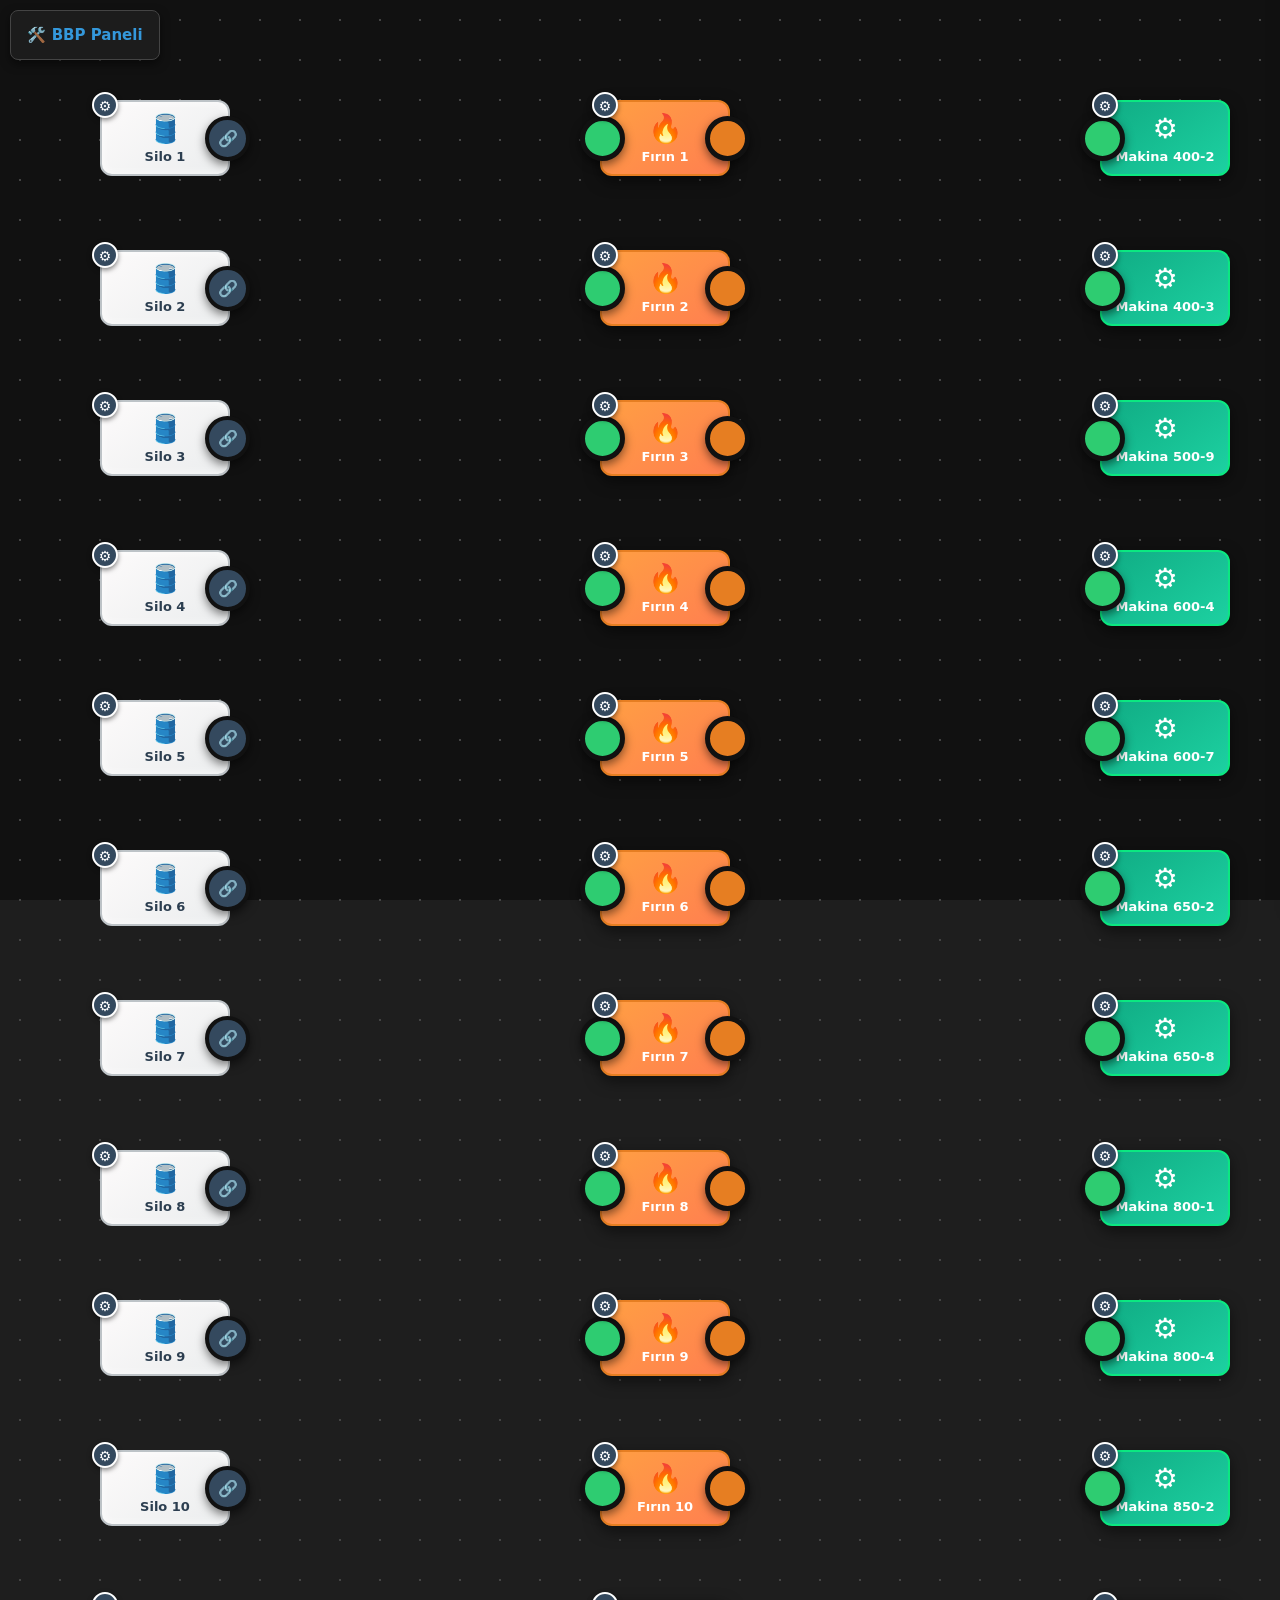
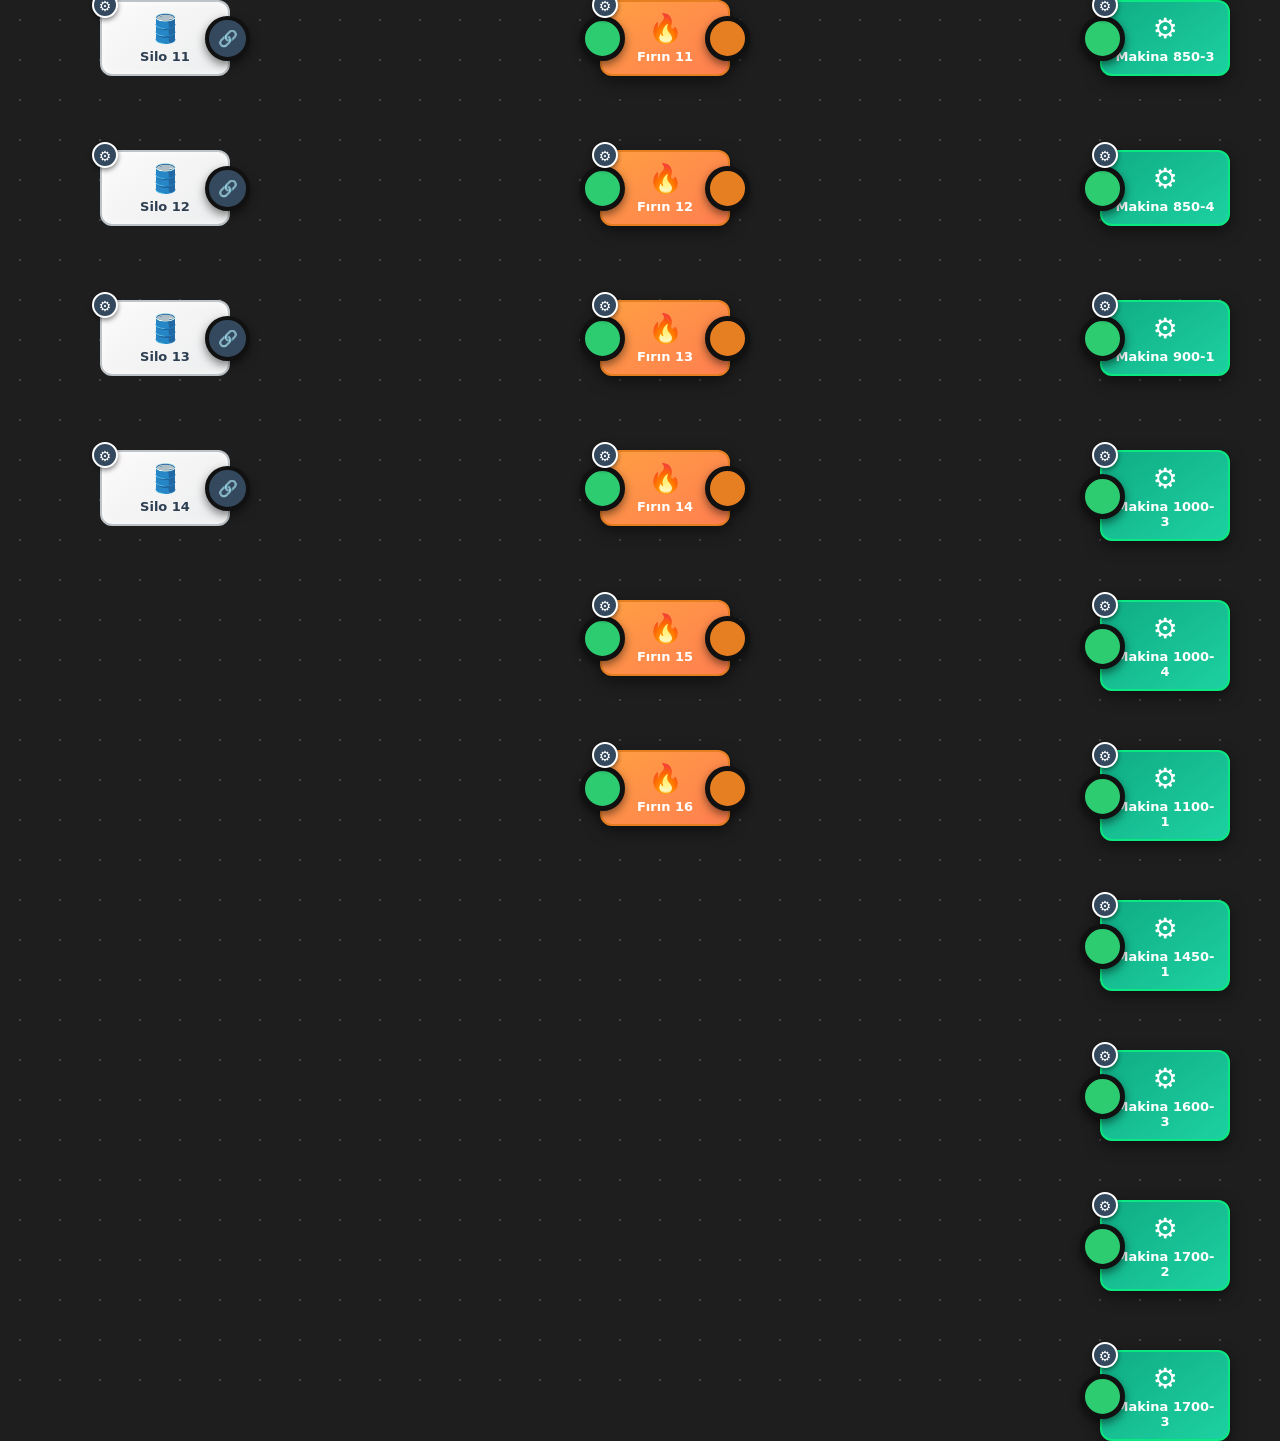
<file: index.html>
<!DOCTYPE html>
<html lang="tr">
<head>
    <meta charset="UTF-8">
    <meta name="viewport" content="width=device-width, initial-scale=1.0, maximum-scale=1.0, user-scalable=no, viewport-fit=cover">
    <title>BBP Kunststoffwerk - SCADA v3.1</title>
    <link rel="stylesheet" href="css/style.css">
</head>
<body>

    <!-- KONTROL PANELİ -->
    <div id="kontrol-paneli">
        <h2 id="panel-baslik">🛠️ BBP Paneli</h2>
        <div id="panel-icerik">
            <div class="zoom-araclari">
                <button id="btn-zoom-out">-</button>
                <span id="zoom-seviyesi">100%</span>
                <button id="btn-zoom-in">+</button>
            </div>
            <button id="btn-kilitle" class="kilit-acik">🔓 Konumlar Serbest</button>
            <p style="font-size:10px; color:#aaa; margin:6px 0 0 0; text-align:center;">Ayarlar için kutudaki ⚙️ ikonuna tıklayın.</p>
            <div style="font-size:9px; color:#2ecc71; text-align:center; margin-top:4px; border-top:1px solid #444; padding-top:2px; font-weight:bold;">v3.1 - SVG & Optimizasyon</div>
        </div>
    </div>

    <!-- MİKRO-DENETİM BİLDİRİMİ -->
    <div id="audit-toast" class="audit-toast" style="display:none;">
        <div class="audit-icerik">
            <span id="audit-mesaj">Silo 1 hala aynı mı?</span>
            <div class="audit-butonlar">
                <button id="btn-audit-evet" class="btn-onay">👍 Evet</button>
                <button id="btn-audit-hayir" class="btn-red">🛑 Hayır</button>
            </div>
        </div>
    </div>

    <!-- ANA HARİTA (SAHNE) -->
    <main id="fabrika-sahasi">
        <div id="sahne">
            <!-- CANVAS GİTTİ, SVG GELDİ (Sonsuz alan, %100 netlik) -->
            <svg id="cizim-alani" style="position:absolute; top:0; left:0; width:100%; height:100%; overflow:visible; pointer-events:none; z-index:1;"></svg>
            <div id="cihazlar-kapsayici"></div>
        </div>
    </main>

    <!-- YENİ: KAYAR ÇEKMECE PANEL (SİYAH MODAL YERİNE) -->
    <div id="ayar-paneli" class="yan-panel">
        <div class="panel-baslik-bar">
            <h3 id="modal-baslik" style="margin:0; font-size:18px;">Ayarlar</h3>
            <span class="kapat-btn" id="modal-kapat">&times;</span>
        </div>
        
        <div class="panel-icerik-kaydirma">
            <div id="makina-recete-alani" style="display:none; background:#dff9fb; padding:10px; border-radius:5px; margin-bottom:10px;">
                <label style="color:#2980b9; font-weight:bold; font-size:12px;">🧠 Hafızadaki Reçeteler:</label>
                <select id="modal-recete-secici" class="modal-input" style="padding:8px; margin-top:4px;"></select>
                <button id="btn-recete-yukle" style="background:#2980b9; color:#fff; border:none; padding:8px; border-radius:4px; cursor:pointer; width:100%; font-weight:bold; margin-top:5px;">🔄 Reçeteyi Haritaya Bağla</button>
            </div>

            <label id="modal-etiket">Ana Bilgi / Ürün Kodu:</label>
            <input type="text" id="modal-input-veri" class="modal-input">
            
            <div id="silo-ozel-bilgiler" style="display: none;">
                <label>Artikel Kodu:</label>
                <input type="text" id="modal-input-kod" class="modal-input">
                <label>Teknik Özellikler / Notlar:</label>
                <textarea id="modal-input-teknik" class="modal-input" rows="2"></textarea>
            </div>

            <div id="ek-besleme-alani" style="display: none; background: #ffeaa7; padding: 10px; border-radius: 5px; margin-bottom: 10px;">
                <h4 style="margin: 0 0 8px 0; color: #d35400; font-size:13px;">➕ Ek Konteyner / Dozajlama</h4>
                <div id="ek-slot-1">
                    <label style="font-size:11px; font-weight:bold;">1. Ünite:</label>
                    <div style="display:flex; gap:5px; margin-bottom:8px;">
                        <select id="modal-ek-tip-1" class="modal-input" style="padding:6px; margin:0; flex:1;">
                            <option value="yok">Yok</option><option value="merkez">Merkezî</option><option value="lokal">Lokal</option>
                        </select>
                        <input type="text" id="modal-ek-malzeme-1" class="modal-input" placeholder="Malzeme..." style="padding:6px; margin:0; flex:2;">
                    </div>
                </div>
                <div id="ek-slot-2" style="display: none; border-top:1px dashed #d35400; padding-top:8px;">
                    <label style="font-size:11px; font-weight:bold;">2. Ünite:</label>
                    <div style="display:flex; gap:5px; margin-bottom:8px;">
                        <select id="modal-ek-tip-2" class="modal-input" style="padding:6px; margin:0; flex:1;">
                            <option value="yok">Yok</option><option value="merkez">Merkezî</option><option value="lokal">Lokal</option>
                        </select>
                        <input type="text" id="modal-ek-malzeme-2" class="modal-input" placeholder="Malzeme..." style="padding:6px; margin:0; flex:2;">
                    </div>
                </div>
                <div id="ek-slot-3" style="display: none; border-top:1px dashed #d35400; padding-top:8px;">
                    <label style="font-size:11px; font-weight:bold;">3. Ünite:</label>
                    <div style="display:flex; gap:5px;">
                        <select id="modal-ek-tip-3" class="modal-input" style="padding:6px; margin:0; flex:1;">
                            <option value="yok">Yok</option><option value="merkez">Merkezî</option><option value="lokal">Lokal</option>
                        </select>
                        <input type="text" id="modal-ek-malzeme-3" class="modal-input" placeholder="Malzeme..." style="padding:6px; margin:0; flex:2;">
                    </div>
                </div>
            </div>
            
            <div id="gelen-baglantilar-alani" style="background: #eef2f5; padding: 10px; border-radius: 5px; margin-bottom: 10px;">
                <h4 style="margin: 0 0 5px 0; color: #2c3e50; font-size:14px;">📥 Gelen Malzemeler</h4>
                <ul id="gelen-listesi" style="margin: 0; padding-left: 0; list-style:none; font-size: 13px; color: #444;"></ul>
            </div>
            
            <div id="modal-baglanti-alani">
                <hr style="border:0; border-top:1px solid #ccc; margin:10px 0;">
                <h4 style="margin-bottom: 5px; font-size:14px;">📤 Giden Bağlantı Seçimi</h4>
                <div id="silo-kanallari-inputlari">
                    <label style="color:#f1c40f; font-weight:bold; font-size:11px;">Kanal 1 Hedefleri:</label> <div id="modal-kanal-1" class="hedef-secici"></div>
                    <label style="color:#3498db; font-weight:bold; font-size:11px;">Kanal 2 Hedefleri:</label> <div id="modal-kanal-2" class="hedef-secici"></div>
                    <label style="color:#e74c3c; font-weight:bold; font-size:11px;">Kanal 3 Hedefleri:</label> <div id="modal-kanal-3" class="hedef-secici"></div>
                    <label style="color:#bdc3c7; font-weight:bold; font-size:11px;">Kanal 4 Hedefleri:</label> <div id="modal-kanal-4" class="hedef-secici"></div>
                </div>
                <div id="firin-hedef-inputu" style="display: none;">
                    <label style="color:#e67e22; font-weight:bold; font-size:11px;">Hedef Makinalar:</label> <div id="modal-firin-hedef" class="hedef-secici"></div>
                </div>
            </div>
            
            <button id="modal-kaydet" class="kaydet-btn">Kaydet</button>
            <button id="modal-kapat-alt" class="kapat-alt-btn">Kapat</button>
        </div>
    </div>

    <script src="js/script.js"></script>
</body>
</html>
</file>
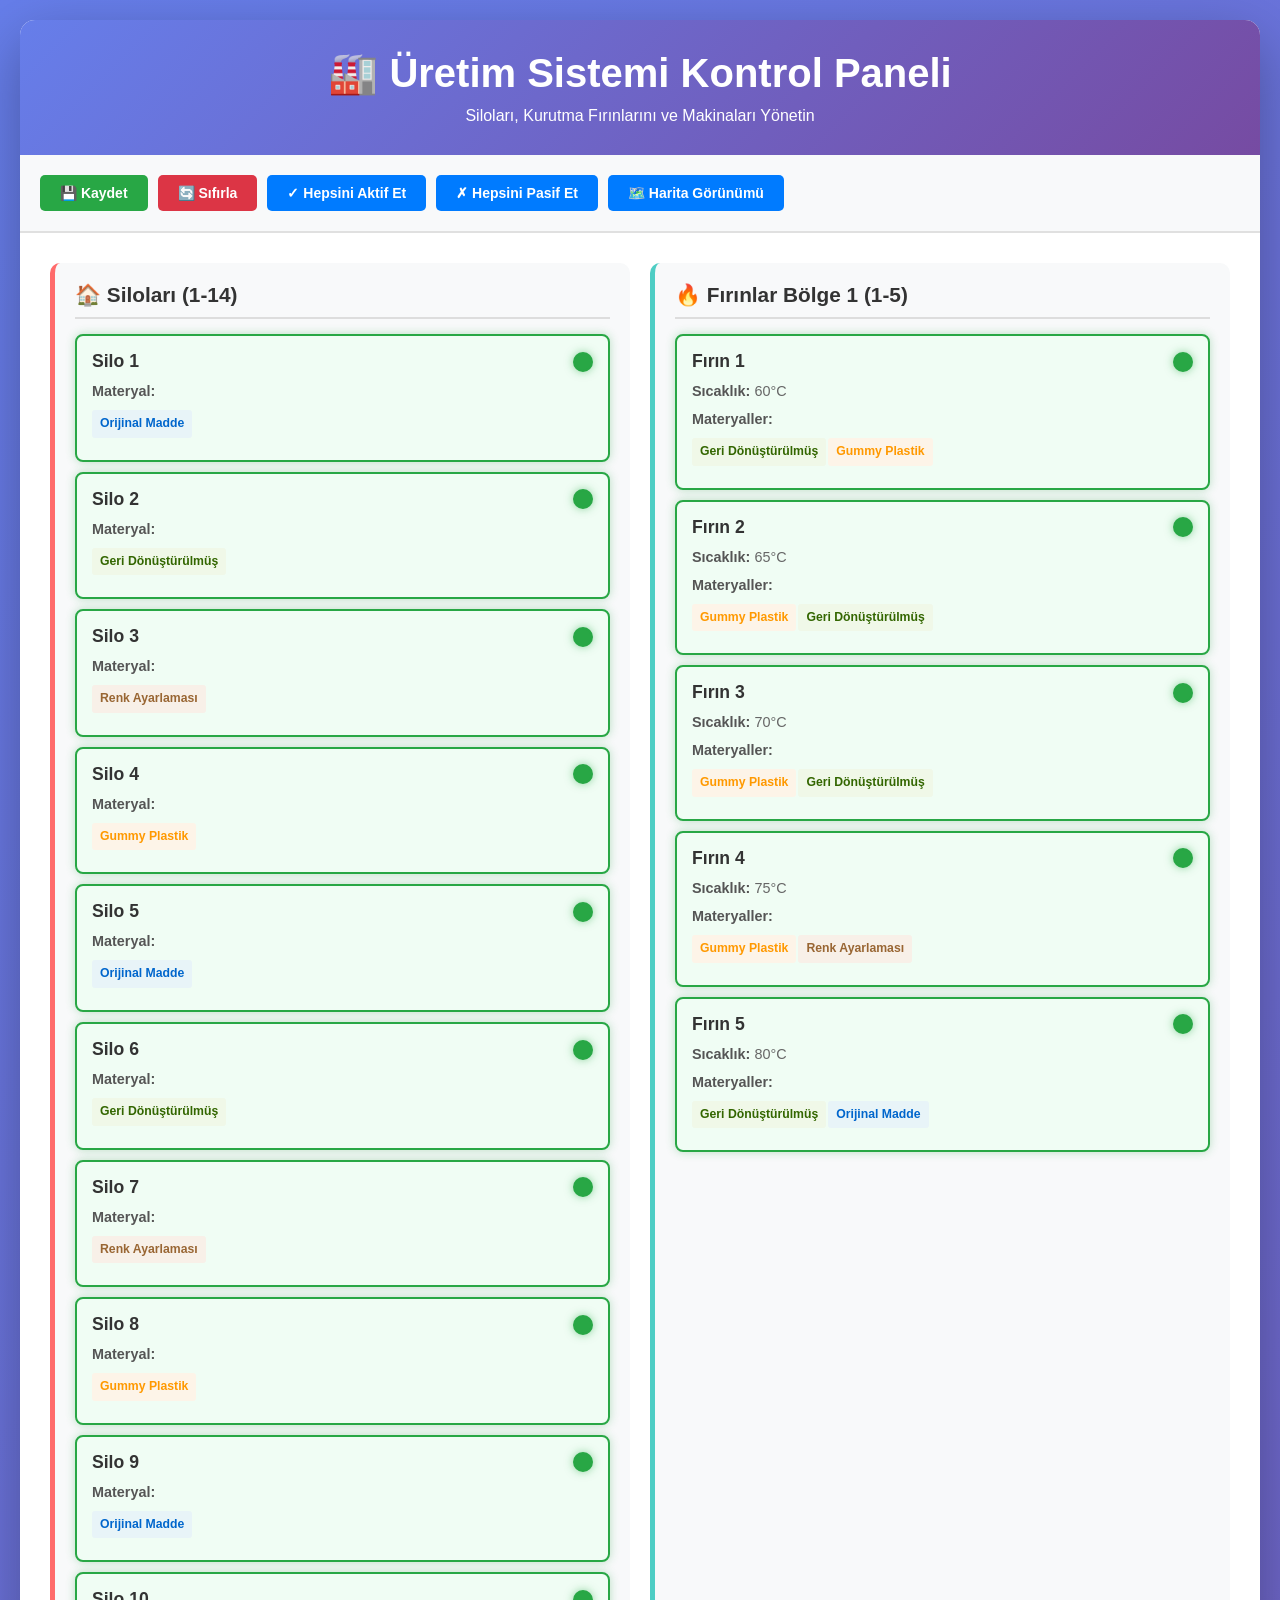
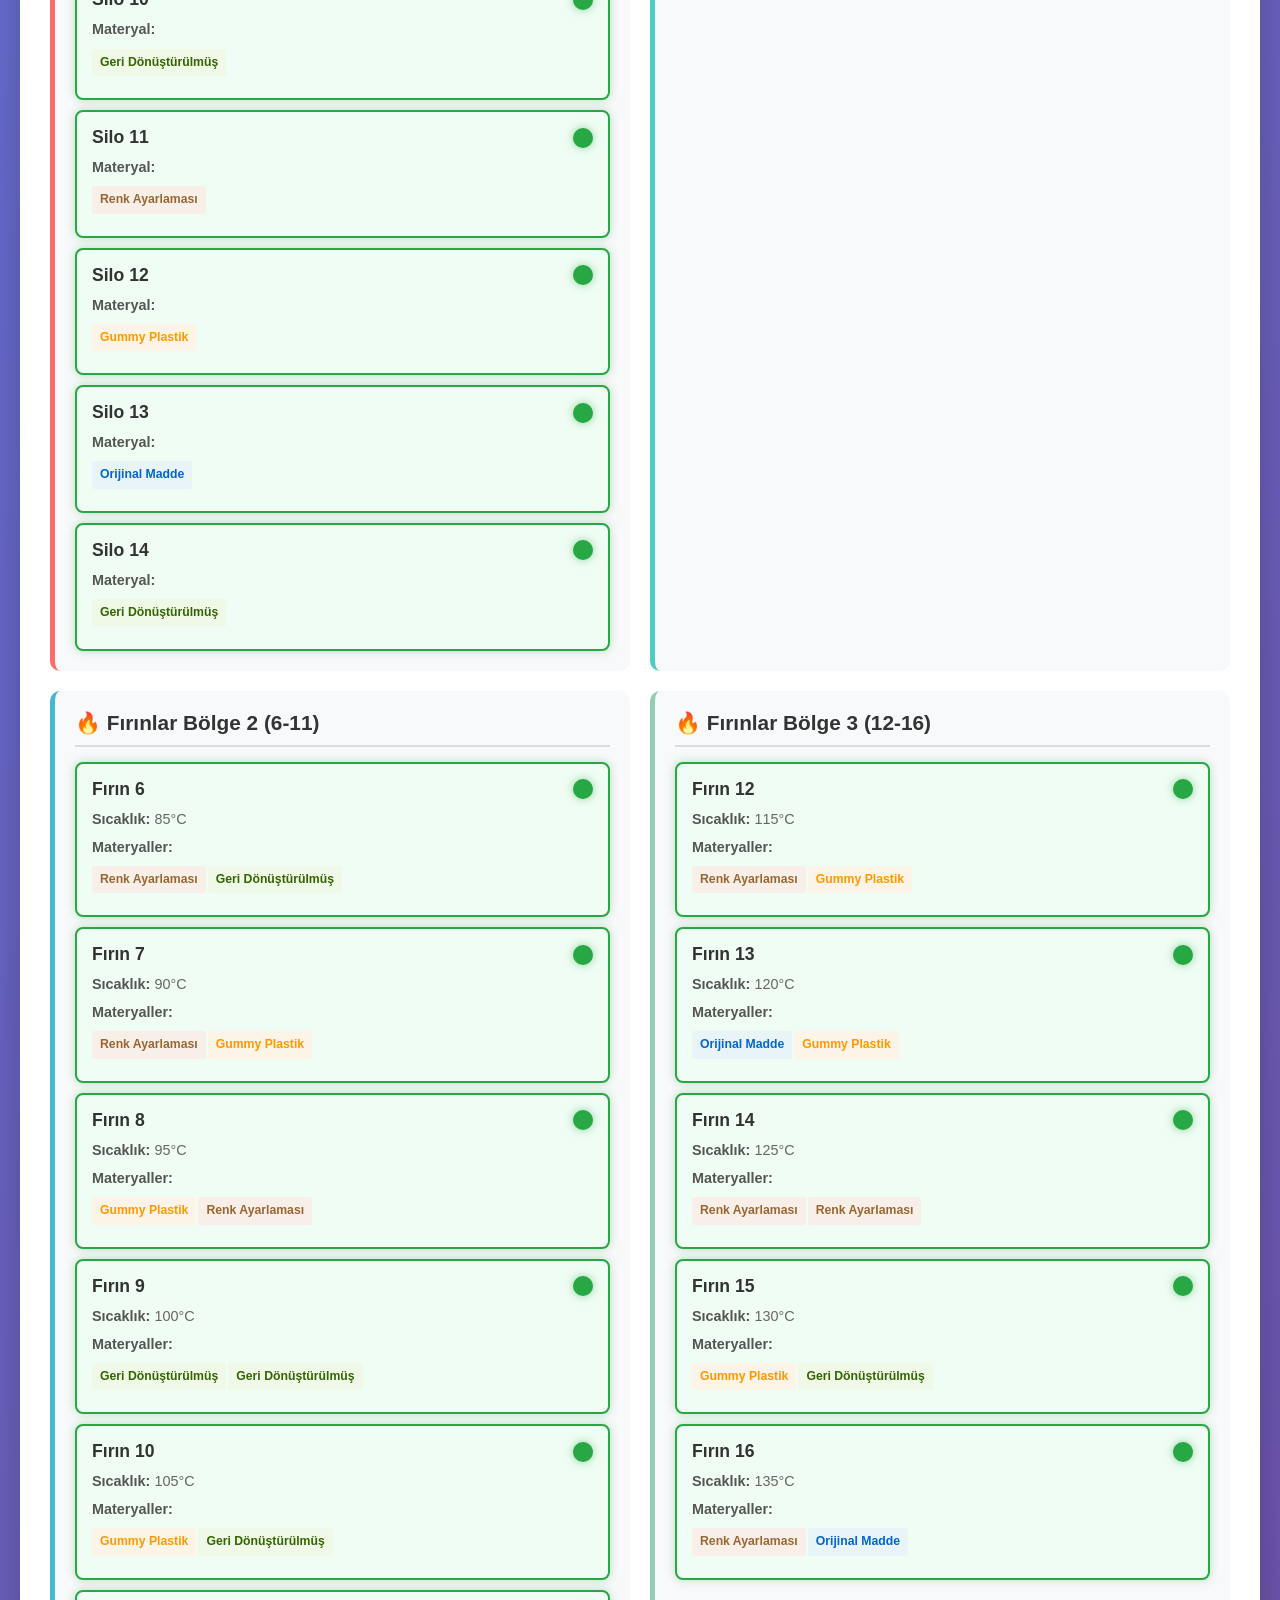
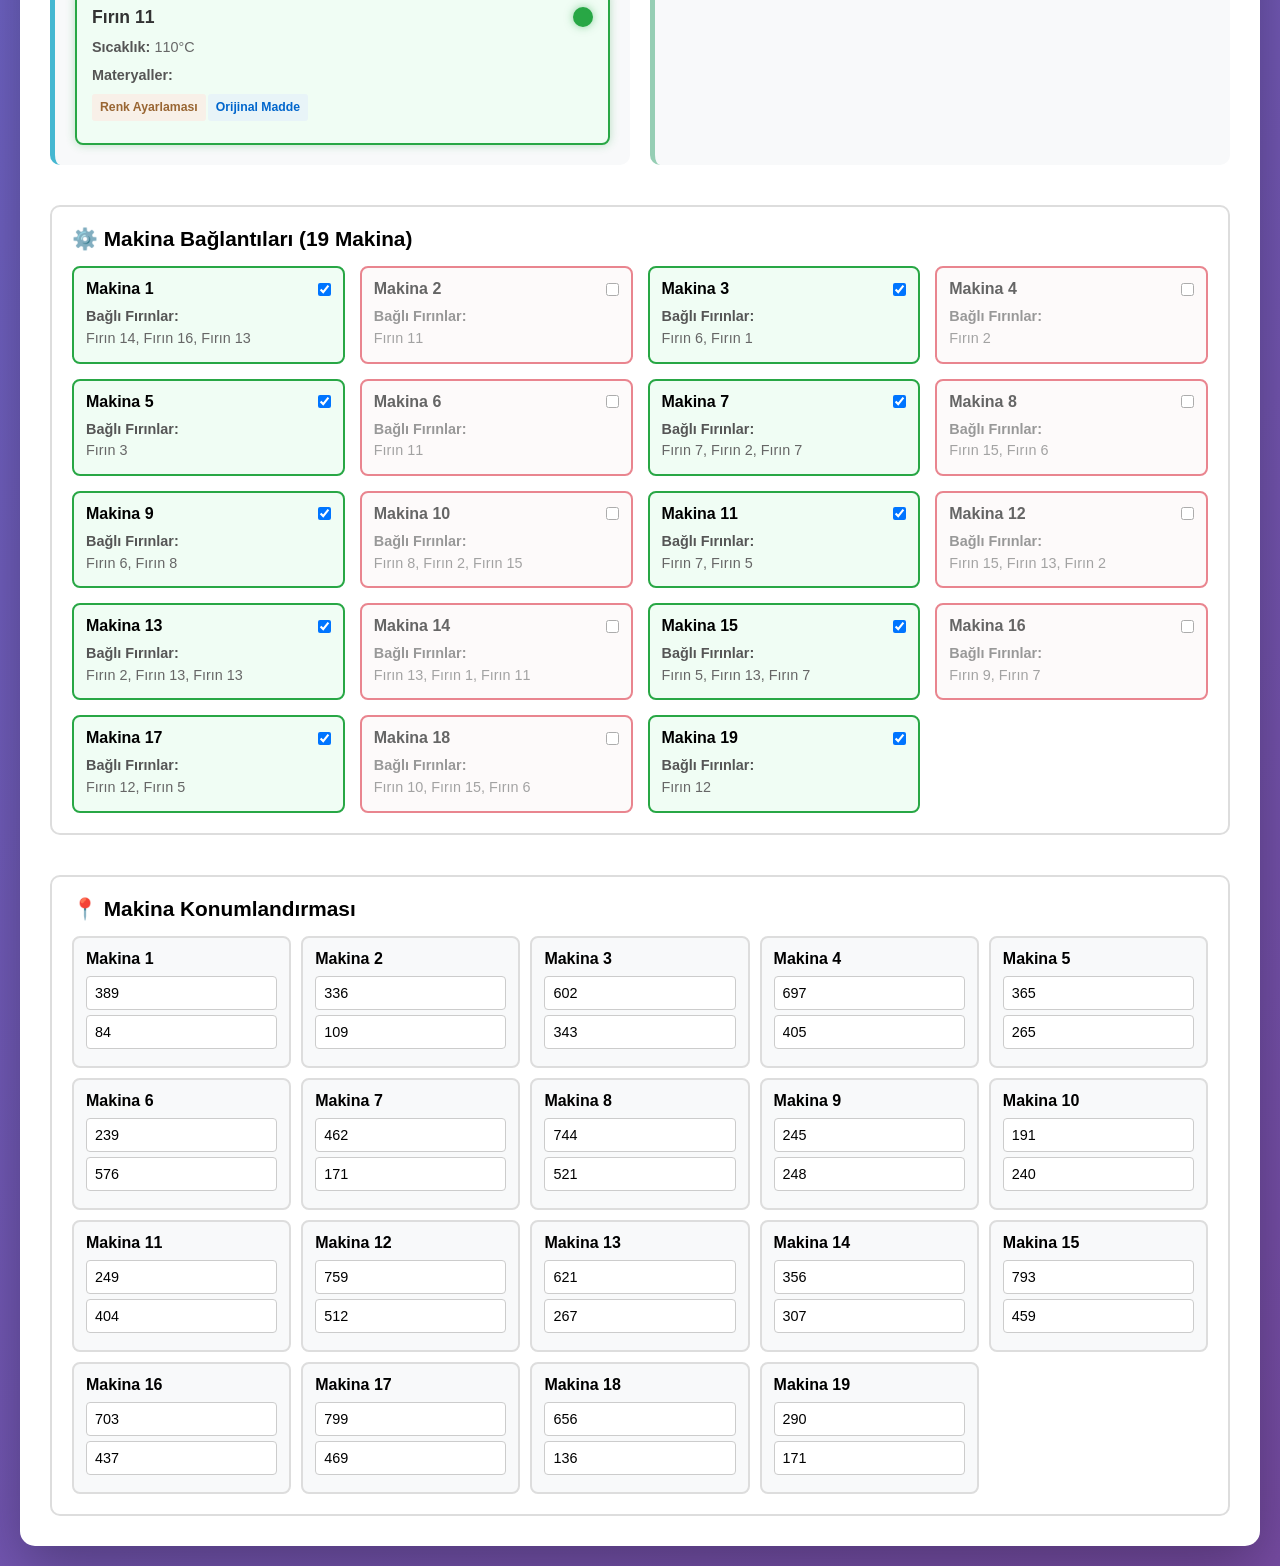
<file: Index.html>
<!DOCTYPE html>
<html lang="tr">
<head>
    <meta charset="UTF-8">
    <meta name="viewport" content="width=device-width, initial-scale=1.0">
    <title>Üretim Sistemi Kontrol Paneli</title>
    <style>
        * {
            margin: 0;
            padding: 0;
            box-sizing: border-box;
        }

        body {
            font-family: 'Segoe UI', Tahoma, Geneva, Verdana, sans-serif;
            background: linear-gradient(135deg, #667eea 0%, #764ba2 100%);
            min-height: 100vh;
            padding: 20px;
        }

        .container {
            max-width: 1800px;
            margin: 0 auto;
            background: white;
            border-radius: 15px;
            box-shadow: 0 20px 60px rgba(0,0,0,0.3);
            overflow: hidden;
        }

        .header {
            background: linear-gradient(135deg, #667eea 0%, #764ba2 100%);
            color: white;
            padding: 30px;
            text-align: center;
        }

        .header h1 {
            font-size: 2.5em;
            margin-bottom: 10px;
        }

        .controls {
            background: #f8f9fa;
            padding: 20px;
            border-bottom: 2px solid #e0e0e0;
            display: flex;
            gap: 10px;
            flex-wrap: wrap;
        }

        .control-btn {
            padding: 10px 20px;
            border: none;
            border-radius: 5px;
            cursor: pointer;
            font-size: 14px;
            font-weight: bold;
            transition: all 0.3s ease;
        }

        .control-btn.save {
            background: #28a745;
            color: white;
        }

        .control-btn.save:hover {
            background: #218838;
        }

        .control-btn.reset {
            background: #dc3545;
            color: white;
        }

        .control-btn.reset:hover {
            background: #c82333;
        }

        .control-btn.toggle-all {
            background: #007bff;
            color: white;
        }

        .control-btn.toggle-all:hover {
            background: #0056b3;
        }

        .main-content {
            display: grid;
            grid-template-columns: 1fr 1fr 1fr 1fr;
            gap: 20px;
            padding: 30px;
        }

        .zone {
            background: #f8f9fa;
            border-radius: 10px;
            padding: 20px;
            border-left: 5px solid #667eea;
        }

        .zone.silos {
            border-left-color: #ff6b6b;
            grid-column: 1;
        }

        .zone.dryers-1 {
            border-left-color: #4ecdc4;
            grid-column: 2;
        }

        .zone.dryers-2 {
            border-left-color: #45b7d1;
            grid-column: 3;
        }

        .zone.dryers-3 {
            border-left-color: #96ceb4;
            grid-column: 4;
        }

        .zone h2 {
            font-size: 1.3em;
            margin-bottom: 15px;
            color: #333;
            border-bottom: 2px solid #ddd;
            padding-bottom: 10px;
        }

        .items-grid {
            display: grid;
            gap: 10px;
        }

        .item {
            background: white;
            padding: 15px;
            border-radius: 8px;
            border: 2px solid #ddd;
            cursor: move;
            position: relative;
            transition: all 0.3s ease;
            user-select: none;
        }

        .item.active {
            border-color: #28a745;
            background: #f0fdf4;
            box-shadow: 0 0 10px rgba(40, 167, 69, 0.3);
        }

        .item.inactive {
            border-color: #dc3545;
            background: #fdf8f8;
            opacity: 0.7;
            box-shadow: 0 0 10px rgba(220, 53, 69, 0.2);
        }

        .item-header {
            display: flex;
            justify-content: space-between;
            align-items: center;
            margin-bottom: 8px;
        }

        .item-name {
            font-weight: bold;
            color: #333;
            font-size: 1.1em;
        }

        .item-status {
            width: 20px;
            height: 20px;
            border-radius: 50%;
            cursor: pointer;
            border: 2px solid #ddd;
            transition: all 0.3s ease;
        }

        .item-status.active-status {
            background: #28a745;
            border-color: #28a745;
            box-shadow: 0 0 8px rgba(40, 167, 69, 0.5);
        }

        .item-status.inactive-status {
            background: #dc3545;
            border-color: #dc3545;
            box-shadow: 0 0 8px rgba(220, 53, 69, 0.5);
        }

        .item-info {
            font-size: 0.9em;
            color: #666;
            line-height: 1.6;
        }

        .item-info div {
            margin: 5px 0;
        }

        .label {
            font-weight: bold;
            color: #555;
        }

        .material-badge {
            display: inline-block;
            padding: 4px 8px;
            border-radius: 3px;
            font-size: 0.85em;
            font-weight: bold;
            margin: 2px 2px 2px 0;
        }

        .material-virgin {
            background: #e8f4f8;
            color: #0066cc;
        }

        .material-recycled {
            background: #f0f8e8;
            color: #336600;
        }

        .material-color {
            background: #f8f0e8;
            color: #996633;
        }

        .material-gummy {
            background: #fdf4e8;
            color: #ff9900;
        }

        .connections {
            margin-top: 20px;
            padding: 20px;
            background: white;
            border-radius: 10px;
            border: 2px solid #ddd;
            grid-column: 1 / -1;
        }

        .connections h2 {
            margin-bottom: 15px;
            font-size: 1.3em;
        }

        .machine-connections {
            display: grid;
            grid-template-columns: repeat(auto-fill, minmax(250px, 1fr));
            gap: 15px;
            margin-top: 15px;
        }

        .connection-item {
            background: #f8f9fa;
            padding: 12px;
            border-radius: 8px;
            border: 2px solid #ddd;
        }

        .connection-item.active {
            border-color: #28a745;
            background: #f0fdf4;
        }

        .connection-item.inactive {
            border-color: #dc3545;
            background: #fdf8f8;
            opacity: 0.6;
        }

        .connection-header {
            display: flex;
            justify-content: space-between;
            align-items: center;
            margin-bottom: 8px;
            font-weight: bold;
        }

        .connection-sources {
            font-size: 0.9em;
            color: #666;
            line-height: 1.5;
        }

        .source-from {
            padding: 4px 8px;
            background: #e8f4f8;
            border-radius: 3px;
            margin: 2px 0;
            display: inline-block;
        }

        .position-controls {
            margin-top: 20px;
            padding: 20px;
            background: white;
            border-radius: 10px;
            border: 2px solid #ddd;
            grid-column: 1 / -1;
        }

        .position-controls h2 {
            margin-bottom: 15px;
            font-size: 1.3em;
        }

        .position-grid {
            display: grid;
            grid-template-columns: repeat(auto-fill, minmax(200px, 1fr));
            gap: 10px;
            margin-top: 15px;
        }

        .position-item {
            background: #f8f9fa;
            padding: 12px;
            border-radius: 8px;
            border: 2px solid #ddd;
        }

        .position-item label {
            font-weight: bold;
            display: block;
            margin-bottom: 8px;
        }

        .position-item input {
            width: 100%;
            padding: 8px;
            border: 1px solid #ccc;
            border-radius: 4px;
            font-size: 0.9em;
            margin-bottom: 5px;
        }

        .modal {
            display: none;
            position: fixed;
            z-index: 1000;
            left: 0;
            top: 0;
            width: 100%;
            height: 100%;
            background-color: rgba(0,0,0,0.5);
        }

        .modal-content {
            background-color: white;
            margin: 5% auto;
            padding: 30px;
            border-radius: 10px;
            width: 90%;
            max-width: 600px;
            box-shadow: 0 10px 30px rgba(0,0,0,0.3);
        }

        .modal-header {
            font-size: 1.5em;
            font-weight: bold;
            margin-bottom: 20px;
            color: #333;
        }

        .modal-body {
            margin-bottom: 20px;
        }

        .modal-form {
            display: grid;
            gap: 15px;
        }

        .form-group {
            display: grid;
            gap: 5px;
        }

        .form-group label {
            font-weight: bold;
            color: #555;
        }

        .form-group input,
        .form-group select,
        .form-group textarea {
            padding: 10px;
            border: 1px solid #ccc;
            border-radius: 4px;
            font-size: 1em;
        }

        .form-group textarea {
            resize: vertical;
            min-height: 80px;
        }

        .modal-buttons {
            display: flex;
            gap: 10px;
            justify-content: flex-end;
        }

        .modal-btn {
            padding: 10px 20px;
            border: none;
            border-radius: 5px;
            cursor: pointer;
            font-weight: bold;
            transition: all 0.3s ease;
        }

        .modal-btn.confirm {
            background: #28a745;
            color: white;
        }

        .modal-btn.confirm:hover {
            background: #218838;
        }

        .modal-btn.cancel {
            background: #ccc;
            color: #333;
        }

        .modal-btn.cancel:hover {
            background: #bbb;
        }

        .map-view {
            display: none;
            grid-column: 1 / -1;
            background: white;
            padding: 20px;
            border-radius: 10px;
            border: 2px solid #ddd;
            margin-top: 20px;
        }

        .map-view.active {
            display: block;
        }

        #canvas {
            border: 2px solid #ccc;
            border-radius: 8px;
            background: #f5f5f5;
            cursor: move;
            width: 100%;
            height: 600px;
        }

        .legend {
            display: flex;
            gap: 20px;
            margin-top: 15px;
            flex-wrap: wrap;
            font-size: 0.9em;
        }

        .legend-item {
            display: flex;
            align-items: center;
            gap: 8px;
        }

        .legend-color {
            width: 20px;
            height: 20px;
            border-radius: 50%;
            border: 2px solid #999;
        }

        @media (max-width: 1600px) {
            .main-content {
                grid-template-columns: 1fr 1fr;
            }

            .zone.silos {
                grid-column: 1;
            }

            .zone.dryers-1 {
                grid-column: 2;
            }

            .zone.dryers-2 {
                grid-column: 1;
            }

            .zone.dryers-3 {
                grid-column: 2;
            }
        }

        @media (max-width: 800px) {
            .main-content {
                grid-template-columns: 1fr;
            }

            .zone {
                grid-column: 1;
            }
        }
    </style>
</head>
<body>
    <div class="container">
        <div class="header">
            <h1>🏭 Üretim Sistemi Kontrol Paneli</h1>
            <p>Siloları, Kurutma Fırınlarını ve Makinaları Yönetin</p>
        </div>

        <div class="controls">
            <button class="control-btn save" onclick="saveConfig()">💾 Kaydet</button>
            <button class="control-btn reset" onclick="resetConfig()">🔄 Sıfırla</button>
            <button class="control-btn toggle-all" onclick="toggleAllActive()">✓ Hepsini Aktif Et</button>
            <button class="control-btn toggle-all" onclick="toggleAllInactive()">✗ Hepsini Pasif Et</button>
            <button class="control-btn toggle-all" onclick="toggleMapView()">🗺️ Harita Görünümü</button>
        </div>

        <div class="main-content">
            <!-- SİLOLAR BÖLGESI -->
            <div class="zone silos">
                <h2>🏠 Siloları (1-14)</h2>
                <div class="items-grid" id="silos"></div>
            </div>

            <!-- KURUTMA FIRINI BÖLGESI 1 (1-5) -->
            <div class="zone dryers-1">
                <h2>🔥 Fırınlar Bölge 1 (1-5)</h2>
                <div class="items-grid" id="dryers-1"></div>
            </div>

            <!-- KURUTMA FIRINI BÖLGESI 2 (6-11) -->
            <div class="zone dryers-2">
                <h2>🔥 Fırınlar Bölge 2 (6-11)</h2>
                <div class="items-grid" id="dryers-2"></div>
            </div>

            <!-- KURUTMA FIRINI BÖLGESI 3 (12-16) -->
            <div class="zone dryers-3">
                <h2>🔥 Fırınlar Bölge 3 (12-16)</h2>
                <div class="items-grid" id="dryers-3"></div>
            </div>

            <!-- MAKINA BAĞLANTILARI -->
            <div class="connections">
                <h2>⚙️ Makina Bağlantıları (19 Makina)</h2>
                <div class="machine-connections" id="machines"></div>
            </div>

            <!-- KONUMLANDIRMA KONTROLLERI -->
            <div class="position-controls">
                <h2>📍 Makina Konumlandırması</h2>
                <div class="position-grid" id="positions"></div>
            </div>

            <!-- HARITA GÖRÜNÜMÜ -->
            <div class="map-view">
                <h2>🗺️ Üretim Sistemi Haritası</h2>
                <canvas id="canvas"></canvas>
                <div class="legend">
                    <div class="legend-item">
                        <div class="legend-color" style="background: #ff6b6b;"></div>
                        <span>Siloları</span>
                    </div>
                    <div class="legend-item">
                        <div class="legend-color" style="background: #4ecdc4;"></div>
                        <span>Fırınlar Bölge 1</span>
                    </div>
                    <div class="legend-item">
                        <div class="legend-color" style="background: #45b7d1;"></div>
                        <span>Fırınlar Bölge 2</span>
                    </div>
                    <div class="legend-item">
                        <div class="legend-color" style="background: #96ceb4;"></div>
                        <span>Fırınlar Bölge 3</span>
                    </div>
                    <div class="legend-item">
                        <div class="legend-color" style="background: #28a745;"></div>
                        <span>Aktif Makina</span>
                    </div>
                    <div class="legend-item">
                        <div class="legend-color" style="background: #dc3545;"></div>
                        <span>Pasif Makina</span>
                    </div>
                </div>
            </div>
        </div>
    </div>

    <script>
        // Materyal Tipleri
        const MATERIALS = {
            virgin: 'Orijinal Madde',
            recycled: 'Geri Dönüştürülmüş',
            color: 'Renk Ayarlaması',
            gummy: 'Gummy Plastik'
        };

        // Veri Yapısı
        let system = {
            silos: [],
            dryers: [],
            machines: [],
            positions: {}
        };

        // Siloları Başlat (14 tane)
        function initSilos() {
            system.silos = Array.from({length: 14}, (_, i) => ({
                id: i + 1,
                name: `Silo ${i + 1}`,
                material: ['virgin', 'recycled', 'color', 'gummy'][i % 4],
                status: true
            }));
        }

        // Fırınları Başlat (16 tane)
        function initDryers() {
            system.dryers = Array.from({length: 16}, (_, i) => ({
                id: i + 1,
                name: `Fırın ${i + 1}`,
                temperature: 60 + (i * 5),
                materials: Array.from({length: 2}, () => ['virgin', 'recycled', 'color', 'gummy'][Math.floor(Math.random() * 4)]),
                status: true,
                zone: i < 5 ? 1 : i < 11 ? 2 : 3
            }));
        }

        // Makinaları Başlat (19 tane)
        function initMachines() {
            system.machines = Array.from({length: 19}, (_, i) => ({
                id: i + 1,
                name: `Makina ${i + 1}`,
                status: i % 2 === 0,
                x: Math.random() * 800,
                y: Math.random() * 600,
                connectedDryers: Array.from({length: Math.floor(Math.random() * 3) + 1}, () => Math.floor(Math.random() * 16) + 1)
            }));
        }

        // Siloları Render Et
        function renderSilos() {
            const container = document.getElementById('silos');
            container.innerHTML = system.silos.map(silo => `
                <div class="item ${silo.status ? 'active' : 'inactive'}" data-type="silo" data-id="${silo.id}">
                    <div class="item-header">
                        <div class="item-name">${silo.name}</div>
                        <div class="item-status ${silo.status ? 'active-status' : 'inactive-status'}" onclick="toggleSilo(${silo.id})"></div>
                    </div>
                    <div class="item-info">
                        <div><span class="label">Materyal:</span></div>
                        <div>
                            <span class="material-badge material-${silo.material}">${MATERIALS[silo.material]}</span>
                        </div>
                    </div>
                </div>
            `).join('');
        }

        // Fırınları Render Et
        function renderDryers() {
            ['dryers-1', 'dryers-2', 'dryers-3'].forEach(zone => {
                const container = document.getElementById(zone);
                const zoneNum = parseInt(zone.split('-')[1]);
                const zoneItems = system.dryers.filter(d => d.zone === zoneNum);
                
                container.innerHTML = zoneItems.map(dryer => `
                    <div class="item ${dryer.status ? 'active' : 'inactive'}" data-type="dryer" data-id="${dryer.id}">
                        <div class="item-header">
                            <div class="item-name">${dryer.name}</div>
                            <div class="item-status ${dryer.status ? 'active-status' : 'inactive-status'}" onclick="toggleDryer(${dryer.id})"></div>
                        </div>
                        <div class="item-info">
                            <div><span class="label">Sıcaklık:</span> ${dryer.temperature}°C</div>
                            <div><span class="label">Materyaller:</span></div>
                            <div>
                                ${dryer.materials.map(m => `<span class="material-badge material-${m}">${MATERIALS[m]}</span>`).join('')}
                            </div>
                        </div>
                    </div>
                `).join('');
            });
        }

        // Makinaları Render Et
        function renderMachines() {
            const container = document.getElementById('machines');
            container.innerHTML = system.machines.map(machine => {
                const dryerNames = machine.connectedDryers.map(id => `Fırın ${id}`).join(', ');
                return `
                    <div class="connection-item ${machine.status ? 'active' : 'inactive'}" data-type="machine" data-id="${machine.id}">
                        <div class="connection-header">
                            <span>${machine.name}</span>
                            <input type="checkbox" ${machine.status ? 'checked' : ''} onchange="toggleMachine(${machine.id})">
                        </div>
                        <div class="connection-sources">
                            <span class="label">Bağlı Fırınlar:</span><br>
                            ${dryerNames}
                        </div>
                    </div>
                `;
            }).join('');
        }

        // Konumlandırma Kontrollerini Render Et
        function renderPositions() {
            const container = document.getElementById('positions');
            container.innerHTML = system.machines.map(machine => `
                <div class="position-item">
                    <label>${machine.name}</label>
                    <input type="number" id="x-${machine.id}" value="${Math.round(machine.x)}" min="0" placeholder="X">
                    <input type="number" id="y-${machine.id}" value="${Math.round(machine.y)}" min="0" placeholder="Y">
                </div>
            `).join('');
        }

        // Silo Durumunu Değiştir
        function toggleSilo(id) {
            const silo = system.silos.find(s => s.id === id);
            if (silo) {
                silo.status = !silo.status;
                renderSilos();
                drawCanvas();
            }
        }

        // Fırın Durumunu Değiştir
        function toggleDryer(id) {
            const dryer = system.dryers.find(d => d.id === id);
            if (dryer) {
                dryer.status = !dryer.status;
                renderDryers();
                drawCanvas();
            }
        }

        // Makina Durumunu Değiştir
        function toggleMachine(id) {
            const machine = system.machines.find(m => m.id === id);
            if (machine) {
                machine.status = !machine.status;
                renderMachines();
                drawCanvas();
            }
        }

        // Hepsini Aktif Et
        function toggleAllActive() {
            system.silos.forEach(s => s.status = true);
            system.dryers.forEach(d => d.status = true);
            system.machines.forEach(m => m.status = true);
            render();
        }

        // Hepsini Pasif Et
        function toggleAllInactive() {
            system.silos.forEach(s => s.status = false);
            system.dryers.forEach(d => d.status = false);
            system.machines.forEach(m => m.status = false);
            render();
        }

        // Harita Görünümünü Aç/Kapat
        function toggleMapView() {
            const mapView = document.querySelector('.map-view');
            mapView.classList.toggle('active');
            if (mapView.classList.contains('active')) {
                setTimeout(drawCanvas, 100);
            }
        }

        // Yapılandırmayı Kaydet
        function saveConfig() {
            // Konumları güncelle
            system.machines.forEach(machine => {
                machine.x = parseFloat(document.getElementById(`x-${machine.id}`).value) || machine.x;
                machine.y = parseFloat(document.getElementById(`y-${machine.id}`).value) || machine.y;
            });

            localStorage.setItem('productionSystem', JSON.stringify(system));
            alert('✓ Yapılandırma kaydedildi!');
        }

        // Yapılandırmayı Sıfırla
        function resetConfig() {
            if (confirm('Tüm ayarları sıfırlamak istediğinizden emin misiniz?')) {
                localStorage.removeItem('productionSystem');
                location.reload();
            }
        }

        // Canvas'a Harita Çiz
        function drawCanvas() {
            const canvas = document.getElementById('canvas');
            if (!canvas || !canvas.offsetWidth) return;

            const ctx = canvas.getContext('2d');
            const width = canvas.offsetWidth;
            const height = 600;

            canvas.width = width;
            canvas.height = height;

            // Arka plan
            ctx.fillStyle = '#f5f5f5';
            ctx.fillRect(0, 0, width, height);

            // Siloları çiz
            ctx.fillStyle = '#ff6b6b';
            system.silos.forEach((silo, idx) => {
                const x = 30 + (idx % 7) * 50;
                const y = 30 + Math.floor(idx / 7) * 50;
                ctx.fillStyle = silo.status ? '#ff6b6b' : '#ffabab';
                ctx.fillRect(x, y, 40, 40);
                ctx.fillStyle = '#fff';
                ctx.font = 'bold 10px Arial';
                ctx.textAlign = 'center';
                ctx.fillText(`S${silo.id}`, x + 20, y + 25);
            });

            // Fırınları çiz
            const dryerZoneColors = ['#4ecdc4', '#45b7d1', '#96ceb4'];
            let dryerY = 150;
            system.dryers.forEach((dryer, idx) => {
                const zoneOffset = (dryer.zone - 1) * 150;
                const x = 400 + zoneOffset + (idx % 5) * 60;
                const y = dryerY + Math.floor(idx / 5) * 50;
                
                ctx.fillStyle = dryer.status ? dryerZoneColors[dryer.zone - 1] : '#ccc';
                ctx.fillRect(x, y, 50, 40);
                ctx.fillStyle = '#fff';
                ctx.font = 'bold 10px Arial';
                ctx.textAlign = 'center';
                ctx.fillText(`D${dryer.id}`, x + 25, y + 25);
            });

            // Makinaları çiz
            system.machines.forEach(machine => {
                const radius = 8;
                ctx.beginPath();
                ctx.arc(machine.x + 600, machine.y, radius, 0, 2 * Math.PI);
                ctx.fillStyle = machine.status ? '#28a745' : '#dc3545';
                ctx.fill();
                ctx.strokeStyle = '#333';
                ctx.lineWidth = 2;
                ctx.stroke();

                // İsim
                ctx.fillStyle = '#333';
                ctx.font = 'bold 10px Arial';
                ctx.textAlign = 'center';
                ctx.fillText(`M${machine.id}`, machine.x + 600, machine.y - 15);
            });

            // Bağlantı çizgileri
            ctx.strokeStyle = '#999';
            ctx.lineWidth = 1;
            ctx.setLineDash([5, 5]);
            system.machines.forEach(machine => {
                machine.connectedDryers.forEach(dryerId => {
                    const dryer = system.dryers.find(d => d.id === dryerId);
                    if (dryer) {
                        ctx.beginPath();
                        ctx.moveTo(machine.x + 600, machine.y);
                        ctx.lineTo(400, 200);
                        ctx.stroke();
                    }
                });
            });
            ctx.setLineDash([]);
        }

        // Render Fonksiyonu
        function render() {
            renderSilos();
            renderDryers();
            renderMachines();
            renderPositions();
            drawCanvas();
        }

        // Sayfa Yüklendiğinde
        window.addEventListener('load', () => {
            // Kaydedilmiş yapılandırmayı yükle
            const saved = localStorage.getItem('productionSystem');
            if (saved) {
                system = JSON.parse(saved);
            } else {
                initSilos();
                initDryers();
                initMachines();
            }
            render();
        });

        // Canvas'ı Sürükle
        let isDragging = false;
        let draggedMachineId = null;
        const canvas = document.getElementById('canvas');

        canvas.addEventListener('mousedown', (e) => {
            const rect = canvas.getBoundingClientRect();
            const x = e.clientX - rect.left - 600;
            const y = e.clientY - rect.top;

            system.machines.forEach(machine => {
                const distance = Math.sqrt(Math.pow(machine.x - x, 2) + Math.pow(machine.y - y, 2));
                if (distance < 15) {
                    isDragging = true;
                    draggedMachineId = machine.id;
                }
            });
        });

        canvas.addEventListener('mousemove', (e) => {
            if (!isDragging || !draggedMachineId) return;

            const rect = canvas.getBoundingClientRect();
            const x = e.clientX - rect.left - 600;
            const y = e.clientY - rect.top;

            const machine = system.machines.find(m => m.id === draggedMachineId);
            if (machine) {
                machine.x = Math.max(0, Math.min(x, 400));
                machine.y = Math.max(0, Math.min(y, 600));

                document.getElementById(`x-${machine.id}`).value = Math.round(machine.x);
                document.getElementById(`y-${machine.id}`).value = Math.round(machine.y);

                drawCanvas();
            }
        });

        canvas.addEventListener('mouseup', () => {
            isDragging = false;
            draggedMachineId = null;
        });
    </script>
</body>
</html>
</file>
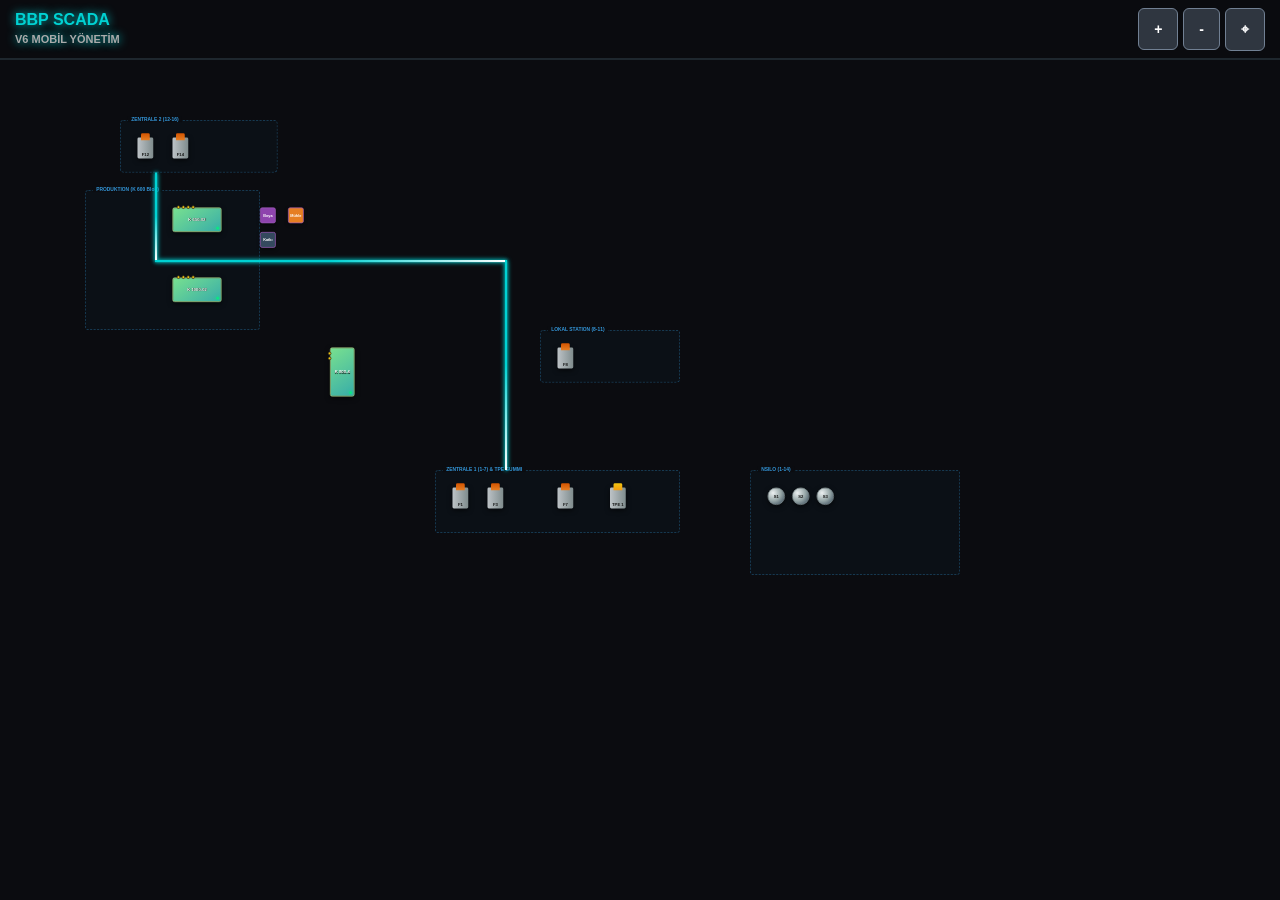
<file: harita_test.html>
<!DOCTYPE html>
<html lang="tr">
<head>
    <meta charset="UTF-8">
    <!-- Ekrana parmakla yanlışlıkla zoom yapılmasını kesin engeller -->
    <meta name="viewport" content="width=device-width, initial-scale=1.0, maximum-scale=1.0, user-scalable=no, viewport-fit=cover">
    <title>BBP SCADA V6 - Mobil</title>
    <style>
        :root {
            --bg-dark: #0b0c10; --grid-color: rgba(255, 255, 255, 0.05);
            --machine-green: linear-gradient(145deg, #78e08f, #38ada9);
            --machine-border: #b8e994;
            --silo-metal: radial-gradient(circle at 30% 30%, #ecf0f1, #95a5a6, #2c3e50);
            --oven-body: linear-gradient(to right, #bdc3c7, #7f8c8d);
            --oven-motor: linear-gradient(to top, #e67e22, #d35400);
            --pipe-main: #00d2d3; --pipe-glow: 0 0 10px #00d2d3, 0 0 15px #00d2d3;
            --text-light: #ecf0f1;
        }

        * { box-sizing: border-box; user-select: none; -webkit-user-select: none; -webkit-touch-callout: none; font-family: 'Segoe UI', Tahoma, sans-serif; }
        body { margin: 0; background-color: var(--bg-dark); color: var(--text-light); overflow: hidden; touch-action: none; overscroll-behavior: none; }

        /* MOBİL UYUMLU ÜST BAR */
        #top-bar { position: fixed; top: 0; left: 0; width: 100%; height: 60px; background: rgba(11, 12, 16, 0.95); border-bottom: 2px solid #1e272e; z-index: 2000; display: flex; align-items: center; justify-content: space-between; padding: 0 15px; backdrop-filter: blur(10px); }
        .logo { font-size: 16px; font-weight: bold; color: var(--pipe-main); text-shadow: 0 0 10px var(--pipe-main); line-height: 1.1; }
        
        /* Parmak dostu büyük butonlar */
        .controls { display: flex; gap: 5px; align-items: center; }
        .controls button { background: #2f3640; color: white; border: 1px solid #718093; padding: 12px 15px; border-radius: 6px; font-weight: bold; font-size: 14px; }
        .controls button:active { background: var(--pipe-main); color: #000; }

        #scada-viewport { width: 100vw; height: 100vh; position: relative; overflow: hidden; }
        #scada-canvas { width: 4500px; height: 3500px; position: absolute; top: 0; left: 0; background-image: linear-gradient(var(--grid-color) 1px, transparent 1px), linear-gradient(90deg, var(--grid-color) 1px, transparent 1px); background-size: 50px 50px; transform-origin: 0 0; }

        /* BÖLGELER & BORULAR */
        .zone { position: absolute; border: 2px dashed rgba(52, 152, 219, 0.4); border-radius: 10px; background: rgba(52, 152, 219, 0.03); pointer-events: none;}
        .zone-label { position: absolute; top: -12px; left: 20px; background: var(--bg-dark); padding: 0 10px; color: #3498db; font-size: 14px; font-weight: bold; }
        .pipe { position: absolute; background: var(--pipe-main); box-shadow: var(--pipe-glow); z-index: 1; pointer-events: none;}
        .pipe-h { height: 6px; } .pipe-v { width: 6px; }
        .flow-h { background: linear-gradient(90deg, #00d2d3 25%, #fff 50%, #00d2d3 75%); background-size: 200% 100%; animation: flowH 1s linear infinite; }
        .flow-v { background: linear-gradient(180deg, #00d2d3 25%, #fff 50%, #00d2d3 75%); background-size: 100% 200%; animation: flowV 1s linear infinite; }
        @keyframes flowH { to { background-position: -200% 0; } } @keyframes flowV { to { background-position: 0 -200%; } }

        /* CİHAZLAR VE MOBİL HOVER/TAP BİLGİSİ */
        .device { position: absolute; box-shadow: 0 5px 15px rgba(0,0,0,0.6); display: flex; align-items: center; justify-content: center; font-size: 12px; font-weight: bold; text-align: center; color: #111; z-index: 10; }
        
        .silo { width: 50px; height: 50px; border-radius: 50%; background: var(--silo-metal); border: 2px solid #7f8c8d; }
        .oven { width: 45px; height: 60px; background: var(--oven-body); border-radius: 4px; flex-direction: column; justify-content: flex-end; padding-bottom: 5px; }
        .oven::before { content: ''; position: absolute; top: -12px; left: 10px; width: 25px; height: 20px; background: var(--oven-motor); border-radius: 4px 4px 0 0; }
        .oven-tpe::before { background: linear-gradient(to top, #f39c12, #f1c40f); }
        
        .machine { background: var(--machine-green); border: 2px solid var(--machine-border); border-radius: 6px; color: #fff; text-shadow: 1px 1px 2px #000; flex-direction: column;}
        .m-h { width: 140px; height: 70px; } .m-v { width: 70px; height: 140px; }
        
        .nodes-container { position: absolute; display: flex; gap: 4px; }
        .m-h .nodes-container { top: -8px; left: 10px; flex-direction: row; }
        .m-v .nodes-container { left: -8px; top: 10px; flex-direction: column; }
        .node { width: 10px; height: 10px; background: #f1c40f; border: 2px solid #222; border-radius: 50%; }
        .status-led { position: absolute; bottom: 5px; right: 5px; width: 8px; height: 8px; background: #0be881; border-radius: 50%; box-shadow: 0 0 10px #0be881; animation: blink 1.5s infinite; }
        @keyframes blink { 0%, 100% { opacity: 1; } 50% { opacity: 0.3; } }

        /* MOBİL BİLGİ KARTI (Dokununca görünür kalır) */
        .info-card { display: none; position: absolute; bottom: 120%; left: 50%; transform: translateX(-50%); width: max-content; background: #2f3640; border: 1px solid #00d2d3; padding: 10px; border-radius: 8px; color: #fff; font-size: 12px; font-weight: normal; text-align: left; z-index: 100; box-shadow: 0 10px 20px rgba(0,0,0,0.9); }
        .device.active .info-card { display: block; } /* Telefonda hover yerine active class'ı */

        /* SEYYAR KONTEYNER */
        .local-bin { position: absolute; width: 45px; height: 45px; background: #8e44ad; border: 2px solid #9b59b6; border-radius: 6px; color: white; display: flex; align-items: center; justify-content: center; font-size: 11px; font-weight: bold; z-index: 100; box-shadow: 0 4px 10px rgba(0,0,0,0.5); touch-action: none;}

        /* MOBİL UYUMLU MODAL */
        #modal { display: none; position: fixed; top: 0; left: 0; width: 100%; height: 100%; background: rgba(0,0,0,0.85); z-index: 3000; align-items: center; justify-content: center; backdrop-filter: blur(5px);}
        .modal-box { background: #1e272e; border: 2px solid var(--pipe-main); padding: 20px; border-radius: 12px; width: 90%; max-width: 400px; color: #fff; box-shadow: 0 0 30px rgba(0,210,211,0.3); }
        .m-header { font-size: 20px; font-weight: bold; color: var(--pipe-main); border-bottom: 1px dashed #555; padding-bottom: 15px; margin-bottom: 15px; display: flex; justify-content: space-between; align-items: center;}
        .close-btn { color: #ff4757; font-size: 28px; padding: 0 10px; }
    </style>
</head>
<body>

    <div id="top-bar">
        <div class="logo">BBP SCADA<br><span style="font-size:11px; color:#aaa;">V6 MOBİL YÖNETİM</span></div>
        <div class="controls">
            <button id="btn-zoom-in">+</button>
            <button id="btn-zoom-out">-</button>
            <button id="btn-center">⌖</button>
        </div>
    </div>

    <div id="scada-viewport">
        <div id="scada-canvas">
            <!-- BÖLGELER -->
            <div class="zone" style="width: 600px; height: 300px; left: 3000px; top: 2200px;"><div class="zone-label">NSILO (1-14)</div></div>
            <div class="zone" style="width: 700px; height: 180px; left: 2100px; top: 2200px;"><div class="zone-label">ZENTRALE 1 (1-7) & TPE GUMMI</div></div>
            <div class="zone" style="width: 450px; height: 150px; left: 1200px; top: 1200px;"><div class="zone-label">ZENTRALE 2 (12-16)</div></div>
            <div class="zone" style="width: 400px; height: 150px; left: 2400px; top: 1800px;"><div class="zone-label">LOKAL STATION (8-11)</div></div>
            <div class="zone" style="width: 500px; height: 400px; left: 1100px; top: 1400px;"><div class="zone-label">PRODUKTION (K 600 Blok)</div></div>
            
            <!-- BORULAR -->
            <div class="pipe pipe-v flow-v" style="left: 2300px; top: 1600px; height: 600px;"></div>
            <div class="pipe pipe-h flow-h" style="left: 1300px; top: 1600px; width: 1000px;"></div>
            <div class="pipe pipe-v flow-v" style="left: 1300px; top: 1350px; height: 250px;"></div>

            <!-- SEYYAR KONTEYNERLER (Dokun & Sürükle) -->
            <div class="local-bin" id="bin1" style="left: 1600px; top: 1450px;">Boya</div>
            <div class="local-bin" id="bin2" style="left: 1680px; top: 1450px; background:#e67e22;">Mühle</div>
            <div class="local-bin" id="bin3" style="left: 1600px; top: 1520px; background:#34495e;">Katkı</div>

            <div id="devices-container"></div>
        </div>
    </div>

    <!-- MOBİL MODAL -->
    <div id="modal">
        <div class="modal-box">
            <div class="m-header"><span id="m-title">Cihaz</span> <span class="close-btn" id="btn-close-modal">✖</span></div>
            <div id="m-content" style="font-size:15px; line-height: 1.8;"></div>
        </div>
    </div>

    <script>
        const db = [
            { id: 's1', type: 'silo', name: 'S1', mat: 'Mafill CR', x: 3050, y: 2250 },
            { id: 's2', type: 'silo', name: 'S2', mat: 'Scolefin', x: 3120, y: 2250 },
            { id: 's3', type: 'silo', name: 'S3', mat: 'Seculene', x: 3190, y: 2250 },
            
            { id: 'f1', type: 'oven', name: 'F1', x: 2150, y: 2250 },
            { id: 'f3', type: 'oven', name: 'F3', x: 2250, y: 2250 },
            { id: 'f7', type: 'oven', name: 'F7', x: 2450, y: 2250 },
            { id: 'tpe1', type: 'oven oven-tpe', name: 'TPE 1', x: 2600, y: 2250, special: 'Gummi' },
            
            { id: 'f12', type: 'oven', name: 'F12', x: 1250, y: 1250 },
            { id: 'f14', type: 'oven', name: 'F14', x: 1350, y: 1250 },
            { id: 'f8', type: 'oven', name: 'F8', x: 2450, y: 1850 },
            
            { id: 'm650', type: 'machine', name: 'K 650-02', nodes: 4, dir: 'm-h', x: 1350, y: 1450, part: 'BBP_Kapak_Rev3' },
            { id: 'm1000', type: 'machine', name: 'K 1000-02', nodes: 4, dir: 'm-h', x: 1350, y: 1650, part: 'Auto_Panel_Sol' },
            { id: 'm800', type: 'machine', name: 'K 800-4', nodes: 2, dir: 'm-v', x: 1800, y: 1850, part: 'Kutu_Alt_Gövde' }
        ];

        const container = document.getElementById('devices-container');
        
        db.forEach(dev => {
            let el = document.createElement('div');
            el.className = `device ${dev.type} ${dev.dir || ''}`;
            el.style.left = dev.x + 'px'; el.style.top = dev.y + 'px';
            
            let nodesHtml = '';
            if (dev.nodes) {
                nodesHtml = `<div class="nodes-container">`;
                for(let i=0; i<dev.nodes; i++) nodesHtml += `<div class="node"></div>`;
                nodesHtml += `</div><div class="status-led"></div>`;
            }

            let infoHtml = `<div class="info-card">
                <div style="color:var(--pipe-main); font-weight:bold; border-bottom:1px solid #555; padding-bottom:5px; margin-bottom:5px;">${dev.name}</div>
                ${dev.mat ? 'Doluluk: %85<br>Mal: ' + dev.mat : (dev.part ? 'Üretim: ' + dev.part : 'Durum: Hazır')}
                <br><span style="font-size:11px; color:#f1c40f; display:block; margin-top:5px;">(Ayarlar için çift dokun)</span>
            </div>`;

            el.innerHTML = nodesHtml + dev.name + infoHtml;
            
            // MOBİL ÇİFT DOKUNMA (Double Tap) MANTIĞI
            let lastTap = 0;
            el.addEventListener('touchend', (e) => {
                let currentTime = new Date().getTime();
                let tapLength = currentTime - lastTap;
                
                // Cihazın bilgi kartını aç/kapat (Tek Dokunuş - Hover alternatifi)
                document.querySelectorAll('.device').forEach(d => d.classList.remove('active'));
                el.classList.add('active');

                // Çift Dokunma Algılayıcı (< 300ms)
                if (tapLength < 300 && tapLength > 0) {
                    e.preventDefault();
                    document.getElementById('m-title').innerText = dev.name + " Kontrol";
                    let content = dev.type === 'machine' ? 
                        `<div style="margin-bottom:10px;"><b>Aktif Kalıp:</b> <span style="color:#f1c40f">${dev.part}</span></div>
                        <div style="background:#2f3640; padding:15px; border-radius:8px;">
                            <b>Bağlantı Reçetesi:</b><br><br>
                            📥 Giriş 1: <span style="color:#00d2d3">Fırın 3 (PP)</span><br>
                            📥 Giriş 2: <span style="color:#00d2d3">Fırın 14 (ABS)</span><br>
                            📥 Giriş 3: ${dev.nodes >= 3 ? '<span style="color:#e67e22">TPE 1 (Gummi)</span>' : 'Boş'}<br>
                            📥 Giriş 4: ${dev.nodes >= 4 ? '<span style="color:#9b59b6">Seyyar Boya</span>' : 'Boş'}
                        </div>` : `Durum: Aktif.<br><br>Gelişmiş rota atamaları ana veritabanına bağlandığında açılacaktır.`;
                    
                    document.getElementById('m-content').innerHTML = content;
                    document.getElementById('modal').style.display = 'flex';
                }
                lastTap = currentTime;
            });
            
            container.appendChild(el);
        });

        // MOBİL ZOOM VE PAN MOTORU
        const canvas = document.getElementById('scada-canvas');
        let scale = 0.35, panX = -300, panY = -300;
        let isDragging = false, startX, startY;

        function updateTransform() { canvas.style.transform = `translate(${panX}px, ${panY}px) scale(${scale})`; }

        document.getElementById('btn-zoom-in').addEventListener('touchstart', () => { scale = Math.min(scale * 1.3, 2.5); updateTransform(); });
        document.getElementById('btn-zoom-out').addEventListener('touchstart', () => { scale = Math.max(scale * 0.7, 0.1); updateTransform(); });
        document.getElementById('btn-center').addEventListener('touchstart', () => { scale = 0.35; panX = -300; panY = -300; updateTransform(); });
        document.getElementById('btn-close-modal').addEventListener('touchstart', () => { document.getElementById('modal').style.display = 'none'; });

        // Haritada Parmakla Gezinme
        document.getElementById('scada-viewport').addEventListener('touchstart', e => {
            if(e.target.classList.contains('local-bin') || e.target.closest('.device')) return; 
            isDragging = true; 
            startX = e.touches[0].clientX - panX; 
            startY = e.touches[0].clientY - panY;
            canvas.style.transition = 'none';
        });
        window.addEventListener('touchmove', e => {
            if (!isDragging) return;
            panX = e.touches[0].clientX - startX; 
            panY = e.touches[0].clientY - startY;
            updateTransform();
        });
        window.addEventListener('touchend', () => { isDragging = false; canvas.style.transition = 'transform 0.1s'; });

        // MOBİL SÜRÜKLE BIRAK (Konteynerler İçin Touch API)
        let draggedBin = null, offsetX = 0, offsetY = 0;
        
        document.querySelectorAll('.local-bin').forEach(bin => {
            bin.addEventListener('touchstart', e => {
                e.stopPropagation(); // Arka planın kaymasını durdur
                draggedBin = bin;
                let rect = bin.getBoundingClientRect();
                offsetX = (e.touches[0].clientX - rect.left) / scale;
                offsetY = (e.touches[0].clientY - rect.top) / scale;
                bin.style.zIndex = 2000;
                bin.style.transform = "scale(1.2)"; // Parmağın altındayken büyüsün
            }, {passive: false});
        });

        window.addEventListener('touchmove', e => {
            if (!draggedBin) return;
            e.preventDefault(); // Ekranın yukarı/aşağı kaymasını zorla durdur
            let canvasRect = canvas.getBoundingClientRect();
            let newX = (e.touches[0].clientX - canvasRect.left) / scale - offsetX;
            let newY = (e.touches[0].clientY - canvasRect.top) / scale - offsetY;
            draggedBin.style.left = newX + 'px';
            draggedBin.style.top = newY + 'px';
        }, {passive: false});

        window.addEventListener('touchend', () => {
            if(draggedBin) { 
                draggedBin.style.zIndex = 100; 
                draggedBin.style.transform = "scale(1)";
                draggedBin = null; 
            }
        });

        // Ekranda boş bir yere dokununca açık olan bilgi kartlarını (hover etkisini) kapat
        document.getElementById('scada-viewport').addEventListener('touchstart', (e) => {
            if(!e.target.closest('.device')) {
                document.querySelectorAll('.device').forEach(d => d.classList.remove('active'));
            }
        });

        updateTransform();
    </script>
</body>
</html>
</file>
<file: css/style.css>
:root {
  --bg: #1e1e1e; --card: #2c3e50; --text: #ecf0f1;
  --accent: #3498db; --danger: #e74c3c; --success: #2ecc71;
  font-family: system-ui, sans-serif;
}
* { box-sizing: border-box; } 
body { margin: 0; background: var(--bg); color: var(--text); overflow: hidden; user-select: none; -webkit-user-select: none; }

#kontrol-paneli { position: fixed; top: 10px; left: 10px; z-index: 2000; background: rgba(30, 30, 30, 0.95); backdrop-filter: blur(5px); padding: 10px; border-radius: 8px; border: 1px solid #444; box-shadow: 0 4px 10px rgba(0,0,0,0.5); width: 150px; transition: all 0.3s ease; overflow: hidden; }
#panel-baslik { margin: 0; font-size: 15px; color: #3498db; text-align: center; cursor: pointer; padding: 5px 0;}
#panel-icerik { max-height: 0; opacity: 0; transition: all 0.3s ease; }
#kontrol-paneli:hover, #kontrol-paneli.acik { width: 180px; }
#kontrol-paneli:hover #panel-icerik, #kontrol-paneli.acik #panel-icerik { max-height: 250px; opacity: 1; margin-top: 10px; }

.zoom-araclari { display: flex; align-items: center; justify-content: space-between; gap: 5px; }
.zoom-araclari button { background: #333; color: #fff; border: 1px solid #555; padding: 10px 14px; border-radius: 6px; font-weight:bold; font-size: 16px; cursor:pointer;}
#zoom-seviyesi { font-size: 14px; font-weight: bold; width: 45px; text-align: center; }

#btn-kilitle { width: 100%; margin-top: 8px; border: none; padding: 8px; border-radius: 6px; font-weight: bold; font-size: 11px; cursor: pointer; color: white; transition: 0.2s; }
.kilit-acik { background: #e74c3c; }
.kilit-kapali { background: #27ae60; box-shadow: 0 0 8px rgba(46, 204, 113, 0.5); }

#fabrika-sahasi { width: 100vw; height: 100vh; position: relative; background: #111; touch-action: none; }
#sahne { width: 3000px; height: 3000px; position: absolute; top: 0; left: 0; background-image: radial-gradient(#444 1px, transparent 1px); background-size: 40px 40px; transform-origin: 0 0; transition: transform 0.2s ease-out; }

/* KABLOLAR */
.svg-kablo { fill: none; stroke-linejoin: round; transition: stroke 0.4s ease, stroke-width 0.4s ease; }
.svg-kablo-pasif { stroke: rgba(120, 120, 120, 0.2); stroke-width: 2; } 
.svg-kablo-aktif { stroke-width: 4; } 

/* AKILLI KUTULAR VE KONTEYNERLER */
.kutu { padding: 10px; border-radius: 12px; box-shadow: 0 5px 15px rgba(0,0,0,0.5); position: absolute; width: 130px; cursor: grab; transition: width 0.3s cubic-bezier(0.25, 0.8, 0.25, 1), box-shadow 0.3s; z-index: 10;}
.kutu-not-ikoni { position: absolute; top: -12px; right: -12px; font-size: 20px; background: #f1c40f; border-radius: 50%; width: 28px; height: 28px; text-align: center; line-height: 26px; box-shadow: 0 2px 8px rgba(0,0,0,0.6); z-index: 25; cursor: help; border: 2px solid #fff;}

.kutu-silo-aktif { background: linear-gradient(145deg, #fdfbfb, #ebedee); color: #2c3e50; border: 2px solid #bdc3c7; box-shadow: inset 0 0 10px rgba(255,255,255,0.8); }
.kutu-silo-kapali { background: linear-gradient(145deg, #7f8c8d, #576574); color: #ecf0f1; border: 2px solid #576574; opacity: 0.8; }
.kutu-firin-aktif { background: linear-gradient(145deg, #ff9f43, #ff7f50); color: #fff; border: 2px solid #e67e22; }
.kutu-firin-kapali { background: linear-gradient(145deg, #b36e22, #834f18); color: #dcdde1; border: 2px solid #834f18; opacity: 0.8; }
.kutu-makina-aktif { background: linear-gradient(145deg, #10ac84, #1dd1a1); color: #fff; border: 2px solid #0be881; }
.kutu-makina-kapali { background: linear-gradient(145deg, #054a37, #043628); color: #a4b0be; border: 2px solid #043628; opacity: 0.8; }

.ayar-btn { position:absolute; top:-10px; left:-10px; background:#34495e; color:#fff; width:26px; height:26px; border-radius:50%; text-align:center; line-height:24px; font-size:14px; cursor:pointer; border:2px solid #fff; box-shadow:0 2px 5px rgba(0,0,0,0.5); z-index:20; transition:0.2s; }
.ayar-btn:active { transform:scale(0.9); }

.kutu-gizli-detay { max-height: 0; opacity: 0; overflow: hidden; transition: all 0.3s ease; }
.kutu:hover, .kutu.dokunuldu { width: 220px; z-index: 100 !important; box-shadow: 0 15px 35px rgba(0,0,0,0.8); }
.kutu:hover .kutu-gizli-detay, .kutu.dokunuldu .kutu-gizli-detay { max-height: 600px; opacity: 1; margin-top: 8px; }

.seyyar-konteyner { width: 90px; padding: 6px; background: linear-gradient(145deg, #ecf0f1, #bdc3c7); color: #2c3e50; border: 3px solid #3498db; border-radius: 10px; z-index: 15; font-size: 10px; cursor: grab; text-align: center; box-shadow: 0 5px 15px rgba(0,0,0,0.6); position: absolute; transition: transform 0.2s;}
.seyyar-konteyner:hover, .seyyar-konteyner.dokunuldu { width: 140px; z-index: 105 !important; }

.kutu-ikon { font-size: 28px; text-align: center; pointer-events: none;}
.kutu-baslik { font-weight: bold; font-size: 13px; text-align: center; pointer-events: none; margin-top:4px; color:inherit;}
.kutu-bilgi { font-size: 11px; text-align: center; color: inherit; line-height: 1.4;}

.goto-cihaz { color: inherit; border-bottom: 1px dashed currentcolor; cursor: pointer; font-weight: bold; padding: 2px; }

.guc-dugmeleri { display: flex; margin-top: 8px; width: 100%; }
.btn-toggle { width: 100%; border: 1px solid rgba(255,255,255,0.3); padding: 8px; font-weight: bold; border-radius: 6px; font-size: 11px; cursor: pointer; color: white; transition: 0.2s; }
.btn-toggle.btn-on { background: #27ae60; box-shadow: 0 0 10px rgba(46, 204, 113, 0.4); }
.btn-toggle.btn-off { background: #c0392b; box-shadow: 0 0 10px rgba(231, 76, 60, 0.4); }

.durum-paneli { position: absolute; top: 6px; right: 6px; display: flex; flex-direction: column; gap: 4px; z-index: 5; pointer-events: none;}
.led { width: 12px; height: 12px; border-radius: 50%; border: 2px solid rgba(0,0,0,0.3); background: #7f8c8d; transition: background 0.3s; }
.led-silo { background: #e67e22; } .led-firin { background: #e74c3c; } 
.led-ek-merkez { background: #00d2d3; } .led-ek-lokal { background: #f368e0; } 

/* BÜYÜTÜLMÜŞ RAHAT NODÜLLER (GİRİŞ/ÇIKIŞ) */
.silo-ana-node { position: absolute; right: -22px; top: 50%; margin-top: -22px; width: 45px; height: 45px; border-radius: 50%; background: #34495e; border: 4px solid #111; z-index: 12; cursor: pointer; display: flex; align-items: center; justify-content: center; font-size: 16px; transition: 0.2s; color:white; box-shadow: 0 4px 10px rgba(0,0,0,0.5);}
.silo-ana-node:active { transform: scale(0.9); }
.silo-yaprak-menu { position: absolute; right: -55px; top: 50%; margin-top: -85px; width: 40px; height: 170px; display: flex; flex-direction: column; justify-content: space-around; z-index: 11; opacity: 0; pointer-events: none; visibility: hidden; transition: all 0.3s cubic-bezier(0.175, 0.885, 0.32, 1.275); transform: scale(0.5) translateX(-20px); transform-origin: left center;}
.silo-yaprak-menu.acik { opacity: 1; pointer-events: auto; visibility: visible; transform: scale(1) translateX(0); }
.silo-yaprak-menu .node-out { position: relative; right: 0; top: 0; margin: 0; width: 35px; height: 35px; border-width: 4px; }

.node-in, .node-out { width: 45px; height: 45px; border-radius: 50%; position: absolute; border: 5px solid #111; z-index: 10; cursor: pointer; transition: background 0.3s; box-shadow: 0 4px 10px rgba(0,0,0,0.5);}
.node-in { background: #2ecc71; left: -22px; top: 50%; margin-top: -22px; }
.node-out.tekli { top: 50%; margin-top: -22px; background: #e67e22; right: -22px; }
.node-ch1 { background: #f1c40f !important; } .node-ch2 { background: #3498db !important; } .node-ch3 { background: #e74c3c !important; } .node-ch4 { background: #bdc3c7 !important; }
.node-secili { border-color: #fff !important; transform: scale(1.3) !important; z-index: 20 !important;}

/* KAYAR ÇEKMECE PANEL - SCROLL DÜZELTMESİ (touch-action: pan-y eklendi) */
.yan-panel { position: fixed; right: -400px; top: 0; width: 360px; height: 100vh; background: #ecf0f1; box-shadow: -10px 0 30px rgba(0,0,0,0.5); transition: right 0.4s cubic-bezier(0.25, 0.8, 0.25, 1); z-index: 3000; display: flex; flex-direction: column; color:#2c3e50;}
.yan-panel.acik { right: 0; }
.panel-baslik-bar { display: flex; justify-content: space-between; align-items: center; padding: 15px 20px; background: #34495e; color: white; }
.panel-icerik-kaydirma { flex: 1; overflow-y: auto; padding: 20px; touch-action: pan-y !important; overscroll-behavior: contain;}
.kapat-btn { font-size: 30px; cursor: pointer; line-height: 1; }

@media (max-width: 768px) {
    .yan-panel { right: 0; bottom: -100vh; top: auto; width: 100vw; height: 85vh; border-radius: 20px 20px 0 0; transition: bottom 0.4s cubic-bezier(0.25, 0.8, 0.25, 1); box-shadow: 0 -10px 30px rgba(0,0,0,0.5);}
    .yan-panel.acik { bottom: 0; right:0;}
    .panel-baslik-bar { border-radius: 20px 20px 0 0; }
}

.modal-input { width: 100%; padding: 10px; margin: 4px 0 12px 0; border: 1px solid #bdc3c7; border-radius:6px; font-size:14px; }
.kaydet-btn { background: var(--accent); color: white; width: 100%; padding: 12px; border: none; border-radius:6px; font-weight:bold; font-size:15px; margin-top:5px; cursor:pointer;}
.kapat-alt-btn { background: #7f8c8d; color: white; width: 100%; padding: 10px; border: none; border-radius:6px; font-weight:bold; font-size:14px; margin-top:5px; cursor:pointer;}
.btn-kopar { background:#e74c3c; color:white; border:none; padding:4px 8px; border-radius:4px; font-size:11px; font-weight:bold; cursor:pointer; float:right; margin-left:8px;}
.liste-satiri { background:#fff; margin-bottom:5px; padding:8px; border-radius:4px; border:1px solid #ddd; overflow:hidden; font-size:12px;}

.hedef-secici { max-height: 120px; overflow-y: auto; background: #fff; border: 1px solid #bdc3c7; border-radius: 6px; padding: 5px; margin-bottom: 12px; }
.hedef-lbl { display: block; padding: 6px; border-bottom: 1px solid #f1f2f6; font-size: 12px; cursor: pointer; color: #34495e; transition: 0.2s;}
.hedef-lbl.secili { background: #dff9fb; color: #2980b9; font-weight: bold; border-left: 4px solid #2980b9; }

.audit-toast { position: fixed; top: 20px; left: 50%; transform: translateX(-50%); background: #2c3e50; color: white; padding: 15px 20px; border-radius: 10px; z-index: 4000; box-shadow: 0 10px 30px rgba(0,0,0,0.6); border-bottom: 5px solid #f1c40f; display: flex; flex-direction: column; align-items: center; gap: 12px; font-size: 15px; animation: slideDown 0.4s cubic-bezier(0.175, 0.885, 0.32, 1.275); text-align: center; width: 90%; max-width: 320px; }
@keyframes slideDown { from { top: -150px; opacity: 0; } to { top: 20px; opacity: 1; } }
.audit-butonlar { display: flex; gap: 10px; width: 100%; }
.btn-onay { background: #27ae60; color: white; border: none; padding: 10px; border-radius: 6px; cursor: pointer; flex: 1; font-weight: bold; font-size: 13px; }
.btn-red { background: #c0392b; color: white; border: none; padding: 10px; border-radius: 6px; cursor: pointer; flex: 1; font-weight: bold; font-size: 13px; }
</file>
